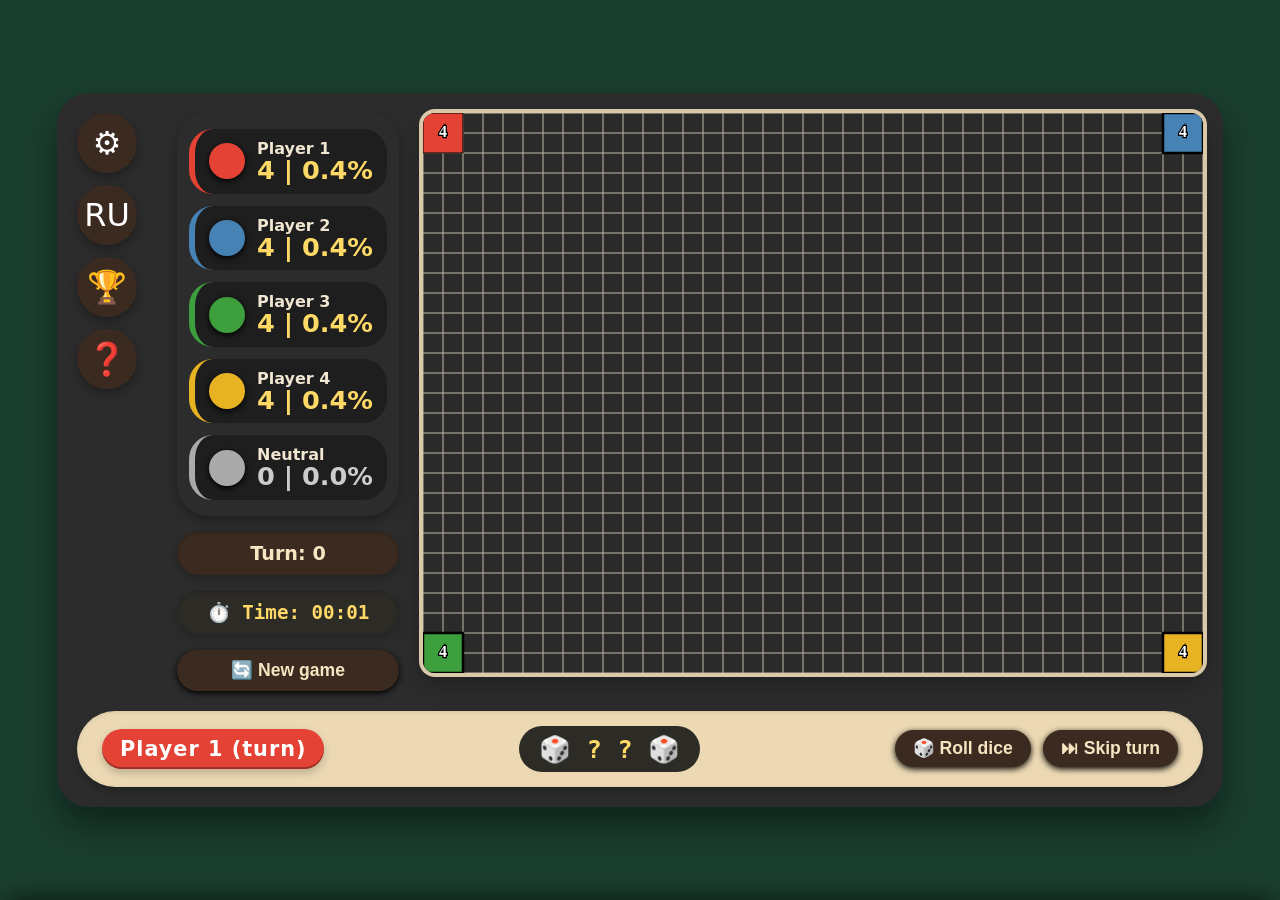
<file: index.html>
<!DOCTYPE html>
<html lang="en">
<head>
    <meta charset="UTF-8">
    <meta name="viewport" content="width=device-width, initial-scale=1.0, user-scalable=no, viewport-fit=cover">
    <title>Capture</title>
    <link rel="stylesheet" href="css/styles.css">
</head>
<body>
<div class="game-wrapper">
    <div class="game-container">
        <!-- Плавающая кнопка-гамбургер (только на мобильных) -->
        <button class="hamburger-btn" id="hamburgerBtn" aria-label="Menu">☰</button>

        <!-- Выдвижная панель (мобильная) -->
        <div id="mobileDrawer" class="mobile-drawer">
            <div class="drawer-header">
                <h3>Game info</h3>
                <button class="drawer-close" id="drawerCloseBtn">✕</button>
            </div>
            <div class="drawer-content">
                <div class="drawer-score-panel" id="mobileScorePanel"></div>
                <div class="drawer-turn-info">
                    <div>Turn: <span id="mobileTurnText">Player 1</span></div>
                    <div>Turn #: <span id="mobileTurnCount">0</span></div>
                    <div>⏱️ <span id="mobileTimerDisplay">00:00</span></div>
                </div>
                <div class="drawer-buttons">
                    <button id="mobileRollBtn" class="mobile-roll-btn">🎲 Roll dice</button>
                    <button id="mobileSkipBtn" class="mobile-skip-btn">⏭ Skip turn</button>
                    <button id="mobileNewGameBtn" class="mobile-newgame-btn">🔄 New game</button>
                    <button id="mobileSettingsBtn" class="mobile-settings-btn">⚙️ Settings</button>
                    <button id="mobileProgressBtn" class="mobile-progress-btn">🏆 Progress</button>
                    <button id="mobileHelpBtn" class="mobile-help-btn">❓ Help</button>
                    <button id="mobileLangBtn" class="mobile-lang-btn">🌐 RU</button>
                </div>
            </div>
        </div>
        <div id="drawerOverlay" class="drawer-overlay"></div>

        <!-- Десктопный интерфейс (скрыт на мобильных) -->
        <div class="game-top-row">
            <div class="top-left-buttons">
                <div class="round-button" id="settingsIcon">⚙️</div>
                <div class="round-button" id="langButton">RU</div>
                <div class="round-button" id="progressButton">🏆</div>
                <div class="round-button" id="helpButton">❓</div>
            </div>
            <div class="left-panel">
                <div class="score-panel" id="sideScorePanel"></div>
                <div class="turn-counter-box">Turn: <span id="turnCountDisplay">0</span></div>
                <div class="timer-box">⏱️ Time: <span id="timerDisplay">00:00</span></div>
                <button id="resetBtnLeft" class="reset-button">🔄 New game</button>
            </div>
            <canvas id="gameCanvas" width="780" height="560" role="img" aria-label="Game board"></canvas>
        </div>
        <div class="info-panel">
            <div class="turn-indicator" id="turnText">Player 1 (turn)</div>
            <div class="dice-area" id="diceDisplay">🎲  ?  ?  🎲</div>
            <div class="controls">
                <button id="rollBtn" aria-label="Roll dice">🎲 Roll dice</button>
                <button id="skipBtn" aria-label="Skip turn">⏭ Skip turn</button>
            </div>
        </div>
    </div>
</div>

<!-- Модальные окна (настройки, справка, прогресс, результат, подтверждение) -->
<div id="settingsModal" class="modal">
    <div class="modal-content">
        <div class="modal-header">
            <h3>Game settings</h3>
            <span class="close-modal">&times;</span>
        </div>
        <div class="modal-body">
            <div class="settings-grid">
                <div class="settings-column">
                    <div class="settings-group">
                        <label>Number of players:</label>
                        <div class="radio-group">
                            <label class="radio-label"><input type="radio" name="playerCount" value="2"> 2 players</label>
                            <label class="radio-label"><input type="radio" name="playerCount" value="4" checked> 4 players</label>
                        </div>
                    </div>
                    <div class="settings-group">
                        <label>Start square size: <span id="startSizeValue">2</span></label>
                        <input type="range" id="startSizeSlider" min="1" max="6" step="1" value="2">
                        <div class="hint">(1 to 6, affects min field size)</div>
                    </div>
                    <div class="settings-group">
                        <label>Field size:</label>
                        <div class="radio-group">
                            <label class="radio-label"><input type="radio" name="fieldSize" value="standard" checked> Standard (39×28)</label>
                            <label class="radio-label"><input type="radio" name="fieldSize" value="custom"> Custom</label>
                        </div>
                        <div id="customSizeInputs" class="custom-size-inputs" style="display: none;">
                            <input type="number" id="customCols" min="8" max="58" value="39" step="1"> ×
                            <input type="number" id="customRows" min="8" max="31" value="28" step="1">
                            <div id="sizeWarning" class="warning-message">Minimum field size: <span id="minFieldSizeSpan">0</span>×<span id="minFieldSizeSpan2">0</span></div>
                        </div>
                    </div>
                </div>
                <div class="settings-column">
                    <div class="settings-group">
                        <label for="botsToggle">🤖 Bot mode:</label>
                        <label class="switch">
                            <input type="checkbox" id="botsToggle" checked>
                            <span class="slider round"></span>
                        </label>
                        <span id="botsStatusText">(players 2,3,4 are bots)</span>
                    </div>
                    <div class="settings-group">
                        <label for="simulationToggle">🎬 Simulation mode (all bots):</label>
                        <label class="switch">
                            <input type="checkbox" id="simulationToggle">
                            <span class="slider round"></span>
                        </label>
                        <div class="hint">(enable to watch bots play)</div>
                    </div>
                    <div class="settings-group">
                        <label for="highlightToggle">🟢 Highlight available moves:</label>
                        <label class="switch">
                            <input type="checkbox" id="highlightToggle" checked>
                            <span class="slider round"></span>
                        </label>
                        <div class="hint">(green areas you can occupy or capture)</div>
                    </div>
                    <div class="settings-group">
                        <label>Colorblind mode:</label>
                        <div class="radio-group colorblind-group">
                            <label class="radio-label"><input type="radio" name="colorMode" value="normal" checked> Normal</label>
                            <label class="radio-label"><input type="radio" name="colorMode" value="protanopia"> Protanopia</label>
                            <label class="radio-label"><input type="radio" name="colorMode" value="deuteranopia"> Deuteranopia</label>
                            <label class="radio-label"><input type="radio" name="colorMode" value="tritanopia"> Tritanopia</label>
                        </div>
                    </div>
                </div>
            </div>
        </div>
        <div class="modal-footer">
            <button id="applySettingsBtn">Apply and restart</button>
            <button id="cancelSettingsBtn">Cancel</button>
        </div>
    </div>
</div>

<div id="helpModal" class="modal help-modal">
    <div class="modal-content">
        <div class="modal-header">
            <h3>📖 Game manual</h3>
            <span class="close-help-modal">&times;</span>
        </div>
        <div class="modal-body two-columns">
            <div class="help-column desktop-help">
                <div class="help-section">
                    <h4>🎮 Hotkeys (desktop)</h4>
                    <ul>
                        <li><kbd>Enter</kbd> — roll / confirm placement</li>
                        <li><kbd>P</kbd> — skip turn</li>
                        <li><kbd>R</kbd> — rotate rectangle</li>
                        <li><kbd>W/A/S/D</kbd> or arrows — move</li>
                        <li><kbd>Esc</kbd> — settings</li>
                        <li><kbd>Q</kbd> — manual</li>
                        <li><kbd>C</kbd> — achievements &amp; stats</li>
                        <li><kbd>N</kbd> — new game</li>
                        <li><kbd>L</kbd> — switch language</li>
                    </ul>
                </div>
            </div>
            <div class="help-column mobile-help">
                <div class="help-section">
                    <h4>📱 Touch controls</h4>
                    <ul>
                        <li>👆 <strong>Tap on board</strong> — roll dice</li>
                        <li>🖐️ <strong>Drag rectangle</strong> — move shape</li>
                        <li>👆 <strong>Tap (no drag)</strong> — place shape</li>
                        <li>⏱️ <strong>Long press</strong> — rotate shape</li>
                        <li>📋 <strong>Menu ☰</strong> — scores, turn, timer, actions</li>
                    </ul>
                </div>
            </div>
            <div class="help-column">
                <div class="help-section">
                    <h4>⚔️ Capture rules</h4>
                    <p>Rectangle size <strong>exactly as dice</strong>. You can:</p>
                    <ul>
                        <li><span class="highlight-green">Occupy empty area</span> (adjacent to your territory).</li>
                        <li><span class="highlight-orange">Capture enemy block</span> entirely (if adjacent and correct size).</li>
                        <li><span class="highlight-gray">Capture neutral block</span> (gray existing).</li>
                    </ul>
                    <p>Covering an opponent's starting cell → opponent eliminated, their land goes to neighbors.</p>
                </div>
                <div class="help-section">
                    <h4>🏆 Victory conditions</h4>
                    <ul>
                        <li>Control ≥ 2/3 of the board</li>
                        <li>Eliminate all opponents</li>
                        <li>Board full → player with most territory wins</li>
                    </ul>
                </div>
            </div>
        </div>
        <div class="modal-footer">
            <button id="closeHelpBtn">Close</button>
        </div>
    </div>
</div>

<div id="progressModal" class="modal progress-modal">
    <div class="modal-content progress-modal-content">
        <div class="modal-header">
            <h3>🏆 Progress</h3>
            <span class="close-progress-modal">&times;</span>
        </div>
        <div class="progress-tabs">
            <div class="progress-tab active" data-tab="stats">📊 Statistics</div>
            <div class="progress-tab" data-tab="achievements">🏆 Achievements</div>
        </div>
        <div class="modal-body progress-body" id="progressBody"></div>
    </div>
</div>

<div id="gameResultModal" class="modal result-modal">
    <div class="modal-content result-modal-content">
        <div class="modal-header">
            <h3>🏁 Game over 🏁</h3>
            <span class="close-result-modal">&times;</span>
        </div>
        <div class="modal-body result-body">
            <div id="resultWinnerBlock" class="winner-block"></div>
            <div id="resultRankingsList" class="rankings-list"></div>
            <div id="resultStats" class="result-stats"></div>
        </div>
        <div class="modal-footer">
            <button id="resultNewGameBtn">🔄 New game</button>
            <button id="resultCloseBtn">Close</button>
        </div>
    </div>
</div>

<div id="confirmModal" class="modal confirm-modal">
    <div class="modal-content confirm-content">
        <div class="modal-header">
            <h3 id="confirmTitle">Confirm action</h3>
            <span class="close-confirm-modal">&times;</span>
        </div>
        <div class="modal-body confirm-body">
            <p id="confirmMessage">Are you sure?</p>
        </div>
        <div class="modal-footer confirm-footer">
            <button id="confirmYesBtn">✓ Yes (Enter)</button>
            <button id="confirmNoBtn">✗ No (Esc)</button>
        </div>
    </div>
</div>

<script src="js/scripts.js"></script>
</body>
</html>
</file>
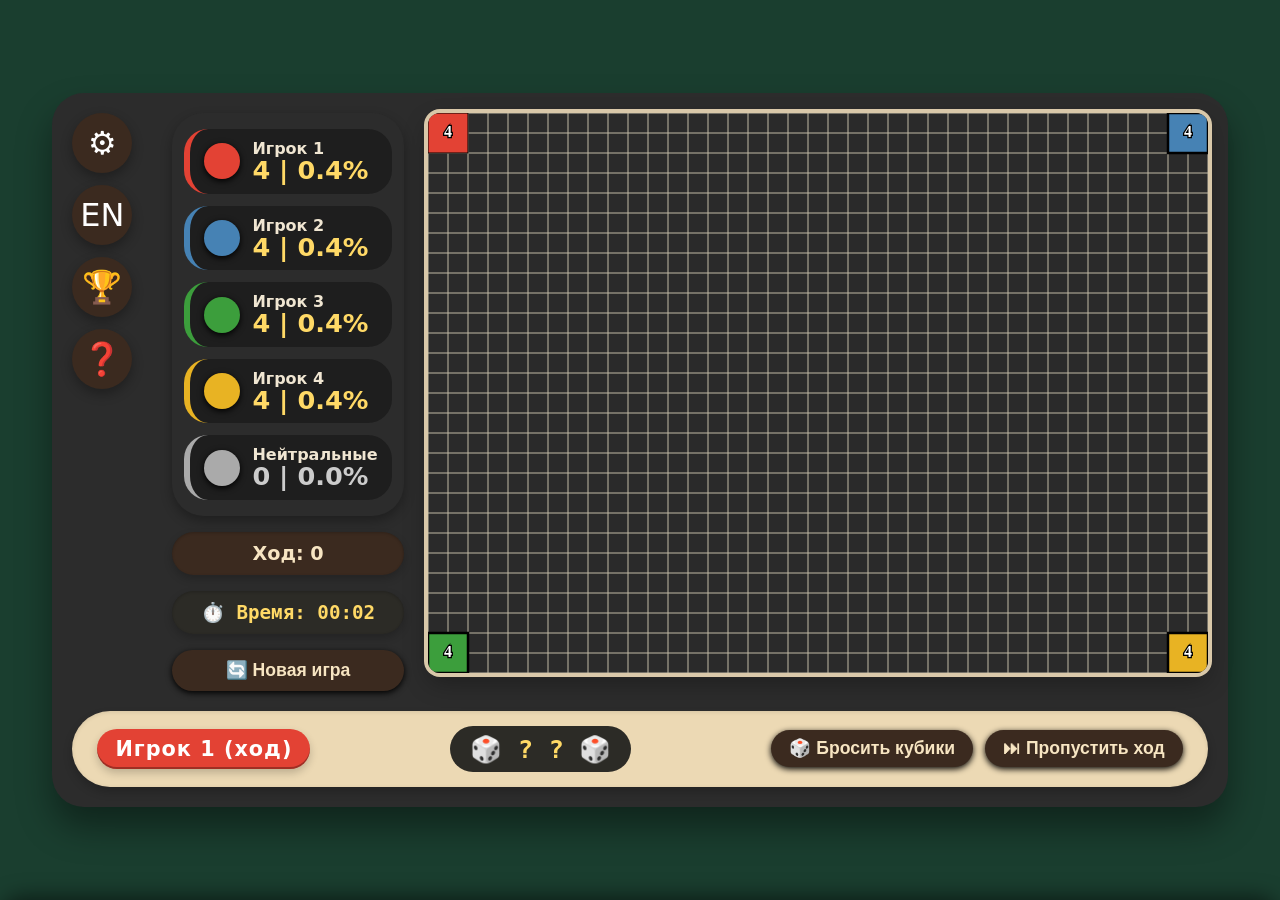
<file: index-ru.html>
<!DOCTYPE html>
<html lang="ru">
<head>
    <meta charset="UTF-8">
    <meta name="viewport" content="width=device-width, initial-scale=1.0, user-scalable=no, viewport-fit=cover">
    <title>Захват</title>
    <link rel="stylesheet" href="css/styles.css">
</head>
<body>
<div class="game-wrapper">
    <div class="game-container">
        <button class="hamburger-btn" id="hamburgerBtn" aria-label="Меню">☰</button>
        <div id="mobileDrawer" class="mobile-drawer">
            <div class="drawer-header">
                <h3>Информация</h3>
                <button class="drawer-close" id="drawerCloseBtn">✕</button>
            </div>
            <div class="drawer-content">
                <div class="drawer-score-panel" id="mobileScorePanel"></div>
                <div class="drawer-turn-info">
                    <div>Ход: <span id="mobileTurnText">Игрок 1</span></div>
                    <div>Ход #: <span id="mobileTurnCount">0</span></div>
                    <div>⏱️ <span id="mobileTimerDisplay">00:00</span></div>
                </div>
                <div class="drawer-buttons">
                    <button id="mobileRollBtn" class="mobile-roll-btn">🎲 Бросить кубики</button>
                    <button id="mobileSkipBtn" class="mobile-skip-btn">⏭ Пропустить ход</button>
                    <button id="mobileNewGameBtn" class="mobile-newgame-btn">🔄 Новая игра</button>
                    <button id="mobileSettingsBtn" class="mobile-settings-btn">⚙️ Настройки</button>
                    <button id="mobileProgressBtn" class="mobile-progress-btn">🏆 Прогресс</button>
                    <button id="mobileHelpBtn" class="mobile-help-btn">❓ Справка</button>
                    <button id="mobileLangBtn" class="mobile-lang-btn">🌐 EN</button>
                </div>
            </div>
        </div>
        <div id="drawerOverlay" class="drawer-overlay"></div>

        <div class="game-top-row">
            <div class="top-left-buttons">
                <div class="round-button" id="settingsIcon">⚙️</div>
                <div class="round-button" id="langButton">EN</div>
                <div class="round-button" id="progressButton">🏆</div>
                <div class="round-button" id="helpButton">❓</div>
            </div>
            <div class="left-panel">
                <div class="score-panel" id="sideScorePanel"></div>
                <div class="turn-counter-box">Ход: <span id="turnCountDisplay">0</span></div>
                <div class="timer-box">⏱️ Время: <span id="timerDisplay">00:00</span></div>
                <button id="resetBtnLeft" class="reset-button">🔄 Новая игра</button>
            </div>
            <canvas id="gameCanvas" width="780" height="560" role="img" aria-label="Игровое поле"></canvas>
        </div>
        <div class="info-panel">
            <div class="turn-indicator" id="turnText">Игрок 1 (ход)</div>
            <div class="dice-area" id="diceDisplay">🎲  ?  ?  🎲</div>
            <div class="controls">
                <button id="rollBtn" aria-label="Бросить кубики">🎲 Бросить кубики</button>
                <button id="skipBtn" aria-label="Пропустить ход">⏭ Пропустить ход</button>
            </div>
        </div>
    </div>
</div>

<div id="settingsModal" class="modal">
    <div class="modal-content">
        <div class="modal-header">
            <h3>Настройки игры</h3>
            <span class="close-modal">&times;</span>
        </div>
        <div class="modal-body">
            <div class="settings-grid">
                <div class="settings-column">
                    <div class="settings-group">
                        <label>Количество игроков:</label>
                        <div class="radio-group">
                            <label class="radio-label"><input type="radio" name="playerCount" value="2"> 2 игрока</label>
                            <label class="radio-label"><input type="radio" name="playerCount" value="4" checked> 4 игрока</label>
                        </div>
                    </div>
                    <div class="settings-group">
                        <label>Размер стартовых квадратов: <span id="startSizeValue">2</span></label>
                        <input type="range" id="startSizeSlider" min="1" max="6" step="1" value="2">
                        <div class="hint">(от 1 до 6, влияет на мин. размер поля)</div>
                    </div>
                    <div class="settings-group">
                        <label>Размер поля:</label>
                        <div class="radio-group">
                            <label class="radio-label"><input type="radio" name="fieldSize" value="standard" checked> Стандартный (39×28)</label>
                            <label class="radio-label"><input type="radio" name="fieldSize" value="custom"> Кастомный</label>
                        </div>
                        <div id="customSizeInputs" class="custom-size-inputs" style="display: none;">
                            <input type="number" id="customCols" min="8" max="58" value="39" step="1"> ×
                            <input type="number" id="customRows" min="8" max="31" value="28" step="1">
                            <div id="sizeWarning" class="warning-message">Минимальный размер поля: <span id="minFieldSizeSpan">0</span>×<span id="minFieldSizeSpan2">0</span></div>
                        </div>
                    </div>
                </div>
                <div class="settings-column">
                    <div class="settings-group">
                        <label for="botsToggle">🤖 Режим ботов:</label>
                        <label class="switch">
                            <input type="checkbox" id="botsToggle" checked>
                            <span class="slider round"></span>
                        </label>
                        <span id="botsStatusText">(игроки 2,3,4 — боты)</span>
                    </div>
                    <div class="settings-group">
                        <label for="simulationToggle">🎬 Режим симуляции (все игроки — боты):</label>
                        <label class="switch">
                            <input type="checkbox" id="simulationToggle">
                            <span class="slider round"></span>
                        </label>
                        <div class="hint">(включите для наблюдения за игрой ботов)</div>
                    </div>
                    <div class="settings-group">
                        <label for="highlightToggle">🟢 Подсветка доступных ходов:</label>
                        <label class="switch">
                            <input type="checkbox" id="highlightToggle" checked>
                            <span class="slider round"></span>
                        </label>
                        <div class="hint">(зелёные области, которые можно занять или захватить)</div>
                    </div>
                    <div class="settings-group">
                        <label>Цветовой режим:</label>
                        <div class="radio-group colorblind-group">
                            <label class="radio-label"><input type="radio" name="colorMode" value="normal" checked> Обычный</label>
                            <label class="radio-label"><input type="radio" name="colorMode" value="protanopia"> Протанопия</label>
                            <label class="radio-label"><input type="radio" name="colorMode" value="deuteranopia"> Дейтеранопия</label>
                            <label class="radio-label"><input type="radio" name="colorMode" value="tritanopia"> Тританопия</label>
                        </div>
                    </div>
                </div>
            </div>
        </div>
        <div class="modal-footer">
            <button id="applySettingsBtn">Применить и перезапустить</button>
            <button id="cancelSettingsBtn">Отмена</button>
        </div>
    </div>
</div>

<div id="helpModal" class="modal help-modal">
    <div class="modal-content">
        <div class="modal-header">
            <h3>📖 Справочник игры</h3>
            <span class="close-help-modal">&times;</span>
        </div>
        <div class="modal-body two-columns">
            <div class="help-column desktop-help">
                <div class="help-section">
                    <h4>🎮 Горячие клавиши</h4>
                    <ul>
                        <li><kbd>Enter</kbd> — бросить / подтвердить</li>
                        <li><kbd>P</kbd> — пропустить ход</li>
                        <li><kbd>R</kbd> — повернуть</li>
                        <li><kbd>W/A/S/D</kbd> или стрелки — движение</li>
                        <li><kbd>Esc</kbd> — настройки</li>
                        <li><kbd>Q</kbd> — справка</li>
                        <li><kbd>C</kbd> — достижения и статистика</li>
                        <li><kbd>N</kbd> — новая игра</li>
                        <li><kbd>L</kbd> — переключить язык</li>
                    </ul>
                </div>
            </div>
            <div class="help-column mobile-help">
                <div class="help-section">
                    <h4>📱 Управление пальцем</h4>
                    <ul>
                        <li>👆 <strong>Тап по полю</strong> — бросить кубики</li>
                        <li>🖐️ <strong>Перетаскивание</strong> — двигать прямоугольник</li>
                        <li>👆 <strong>Тап без движения</strong> — поставить фигуру</li>
                        <li>⏱️ <strong>Долгое нажатие</strong> — повернуть фигуру</li>
                        <li>📋 <strong>Меню ☰</strong> — очки, ход, таймер, действия</li>
                    </ul>
                </div>
            </div>
            <div class="help-column">
                <div class="help-section">
                    <h4>⚔️ Правила захвата</h4>
                    <p>Размер прямоугольника <strong>строго по кубикам</strong>. Вы можете:</p>
                    <ul>
                        <li><span class="highlight-green">Занять пустую область</span> (прилегает к вашей территории).</li>
                        <li><span class="highlight-orange">Захватить вражеский блок</span> целиком (если касается вашей территории и нужный размер).</li>
                        <li><span class="highlight-gray">Захватить нейтральный блок</span> (серый, уже существующий).</li>
                    </ul>
                    <p>Накрытие стартовой клетки → выбывание врага, его земли переходят соседям.</p>
                </div>
                <div class="help-section">
                    <h4>🏆 Условия победы</h4>
                    <ul>
                        <li>Захватить ≥ 2/3 поля</li>
                        <li>Уничтожить всех соперников</li>
                        <li>Поле полностью заполнено → побеждает игрок с наибольшей территорией</li>
                    </ul>
                </div>
            </div>
        </div>
        <div class="modal-footer">
            <button id="closeHelpBtn">Закрыть</button>
        </div>
    </div>
</div>

<div id="progressModal" class="modal progress-modal">
    <div class="modal-content progress-modal-content">
        <div class="modal-header">
            <h3>🏆 Прогресс</h3>
            <span class="close-progress-modal">&times;</span>
        </div>
        <div class="progress-tabs">
            <div class="progress-tab active" data-tab="stats">📊 Статистика</div>
            <div class="progress-tab" data-tab="achievements">🏆 Достижения</div>
        </div>
        <div class="modal-body progress-body" id="progressBody"></div>
    </div>
</div>

<div id="gameResultModal" class="modal result-modal">
    <div class="modal-content result-modal-content">
        <div class="modal-header">
            <h3>🏁 Игра окончена 🏁</h3>
            <span class="close-result-modal">&times;</span>
        </div>
        <div class="modal-body result-body">
            <div id="resultWinnerBlock" class="winner-block"></div>
            <div id="resultRankingsList" class="rankings-list"></div>
            <div id="resultStats" class="result-stats"></div>
        </div>
        <div class="modal-footer">
            <button id="resultNewGameBtn">🔄 Новая игра</button>
            <button id="resultCloseBtn">Закрыть</button>
        </div>
    </div>
</div>

<div id="confirmModal" class="modal confirm-modal">
    <div class="modal-content confirm-content">
        <div class="modal-header">
            <h3 id="confirmTitle">Подтверждение действия</h3>
            <span class="close-confirm-modal">&times;</span>
        </div>
        <div class="modal-body confirm-body">
            <p id="confirmMessage">Вы уверены?</p>
        </div>
        <div class="modal-footer confirm-footer">
            <button id="confirmYesBtn">✓ Да (Enter)</button>
            <button id="confirmNoBtn">✗ Нет (Esc)</button>
        </div>
    </div>
</div>

<script src="js/scripts.js"></script>
</body>
</html>
</file>
<file: css/styles.css>
* {
    user-select: none;
    -webkit-tap-highlight-color: transparent;
}

html, body {
    overflow: hidden;
    height: 100%;
    margin: 0;
    padding: 0;
}

body {
    background: #1a3e2f;
    font-family: 'Segoe UI', 'Roboto', system-ui, sans-serif;
    display: flex;
    justify-content: center;
    align-items: center;
    min-height: 100vh;
    margin: 0;
    padding: 0;
    transition: filter 0.2s ease;
}

.game-wrapper {
    display: flex;
    justify-content: center;
    align-items: center;
    width: 100%;
    padding: 0 5px;
    box-sizing: border-box;
}

.game-container {
    background: #2c2c2c;
    border-radius: 32px;
    padding: 20px;
    box-shadow: 0 20px 35px rgba(0,0,0,0.4);
    display: flex;
    flex-direction: column;
    gap: 20px;
    position: relative;
}

/* Кнопка гамбургер (мобильная) */
.hamburger-btn {
    display: none;
    position: fixed;
    bottom: 20px;
    right: 20px;
    width: 56px;
    height: 56px;
    border-radius: 50%;
    background: #3b2a1f;
    border: none;
    font-size: 28px;
    color: white;
    cursor: pointer;
    z-index: 1001;
    box-shadow: 0 4px 12px rgba(0,0,0,0.3);
    transition: 0.2s;
}
.hamburger-btn:active {
    transform: scale(0.94);
}

/* Выдвижная панель (мобильная) */
.mobile-drawer {
    position: fixed;
    bottom: 0;
    left: 0;
    right: 0;
    background: #2c2c2c;
    border-radius: 24px 24px 0 0;
    transform: translateY(100%);
    transition: transform 0.3s ease;
    z-index: 1002;
    max-height: 80vh;
    overflow-y: auto;
    box-shadow: 0 -4px 20px rgba(0,0,0,0.5);
    display: flex;
    flex-direction: column;
}
.mobile-drawer.open {
    transform: translateY(0);
}
.drawer-header {
    display: flex;
    justify-content: space-between;
    align-items: center;
    padding: 16px 20px;
    border-bottom: 1px solid #5e4230;
    color: #f7e5c2;
}
.drawer-header h3 {
    margin: 0;
}
.drawer-close {
    background: none;
    border: none;
    font-size: 24px;
    color: #f7e5c2;
    cursor: pointer;
    padding: 0;
    width: 32px;
    height: 32px;
}
.drawer-content {
    padding: 20px;
    display: flex;
    flex-direction: column;
    gap: 20px;
}
.drawer-score-panel {
    background: #1e1e1e;
    border-radius: 24px;
    padding: 12px;
    display: flex;
    flex-direction: column;
    gap: 8px;
    color: #f0e6d2;
}
.drawer-turn-info {
    background: #1e1e1e;
    border-radius: 24px;
    padding: 12px;
    display: flex;
    justify-content: space-around;
    font-weight: bold;
    color: #ffd966;
}
.drawer-buttons {
    display: flex;
    flex-wrap: wrap;
    gap: 12px;
    justify-content: center;
}
.drawer-buttons button {
    flex: 1;
    min-width: 120px;
    background: #3b2a1f;
    border: none;
    color: #f7e5c2;
    font-size: 1rem;
    font-weight: bold;
    padding: 10px 12px;
    border-radius: 40px;
    cursor: pointer;
}
.drawer-overlay {
    position: fixed;
    top: 0;
    left: 0;
    right: 0;
    bottom: 0;
    background: rgba(0,0,0,0.5);
    z-index: 1000;
    display: none;
}
.drawer-overlay.open {
    display: block;
}

/* Стандартный десктоп интерфейс */
.game-top-row {
    display: flex;
    gap: 24px;
    flex-wrap: wrap;
    justify-content: center;
    align-items: flex-start;
    position: relative;
}
.left-panel {
    display: flex;
    flex-direction: column;
    gap: 16px;
    min-width: 180px;
}
.score-panel {
    background: #2c2c2c;
    border-radius: 32px;
    padding: 16px 12px;
    display: flex;
    flex-direction: column;
    gap: 12px;
    box-shadow: 0 5px 12px rgba(0,0,0,0.3);
}
.player-score-card, .neutral-score-card {
    background: #1e1e1e;
    border-radius: 24px;
    padding: 10px 14px;
    display: flex;
    align-items: center;
    gap: 12px;
    border-left: 6px solid;
}
.player-color-badge {
    width: 36px;
    height: 36px;
    border-radius: 18px;
    box-shadow: 0 2px 6px black;
}
.player-score-info, .neutral-info {
    flex-grow: 1;
}
.player-name, .neutral-name {
    font-weight: bold;
    font-size: 1rem;
    color: #f0e6d2;
}
.player-score, .neutral-score {
    font-size: 1.6rem;
    font-weight: bold;
    color: #ffd966;
    line-height: 1;
}
.neutral-score {
    color: #cccccc;
}

/* Нейтральный кружок и обводка */
.neutral-badge {
    width: 36px !important;
    height: 36px !important;
    border-radius: 18px !important;
    background: #aaaaaa !important;
    box-shadow: 0 2px 6px black;
    display: inline-block;
    flex-shrink: 0;
}
.neutral-score-card {
    border-left-color: #aaaaaa !important;
}
.drawer-score-panel .neutral-badge {
    width: 24px !important;
    height: 24px !important;
    border-radius: 12px !important;
}

.turn-counter-box, .timer-box {
    background: #3b2a1f;
    padding: 10px 16px;
    border-radius: 40px;
    color: #f7e5c2;
    font-size: 1.2rem;
    font-weight: bold;
    text-align: center;
    box-shadow: inset 0 1px 3px rgba(0,0,0,0.2), 0 4px 8px rgba(0,0,0,0.2);
}
.timer-box {
    background: #2c2b26;
    color: #ffd966;
    font-family: monospace;
}
.reset-button {
    background: #3b2a1f;
    border: none;
    color: #f7e5c2;
    font-size: 1.1rem;
    font-weight: bold;
    padding: 10px 16px;
    border-radius: 40px;
    cursor: pointer;
    transition: all 0.15s;
    box-shadow: 0 2px 6px black;
    width: 100%;
}
.reset-button:hover {
    background: #5e4230;
    transform: scale(0.97);
}

canvas {
    display: block;
    border-radius: 12px;
    box-shadow: 0 0 0 4px #d9c8a9, 0 10px 25px rgba(0,0,0,0.3);
    cursor: crosshair;
    background: #2a2a2a;
}
.info-panel {
    background: #ecd9b4;
    border-radius: 40px;
    padding: 15px 25px;
    display: flex;
    flex-wrap: wrap;
    align-items: center;
    justify-content: space-between;
    gap: 15px;
    font-weight: bold;
    box-shadow: inset 0 1px 4px rgba(0,0,0,0.1), 0 5px 10px rgba(0,0,0,0.2);
}
.turn-indicator {
    padding: 8px 18px;
    border-radius: 60px;
    color: white;
    font-size: 1.3rem;
    letter-spacing: 1px;
    box-shadow: inset 0 -2px 0 rgba(0,0,0,0.3), 0 4px 8px rgba(0,0,0,0.2);
}
.dice-area {
    background: #2c2b26;
    padding: 8px 20px;
    border-radius: 50px;
    color: #ffd966;
    font-size: 1.6rem;
    font-family: monospace;
    font-weight: bold;
}
button {
    background: #3b2a1f;
    border: none;
    color: #f7e5c2;
    font-size: 1.1rem;
    font-weight: bold;
    padding: 8px 18px;
    border-radius: 40px;
    cursor: pointer;
    transition: all 0.15s;
    box-shadow: 0 2px 6px black;
}
button:hover {
    background: #5e4230;
    transform: scale(0.97);
}
.controls {
    display: flex;
    gap: 12px;
    flex-wrap: wrap;
}
.top-left-buttons {
    display: flex;
    flex-direction: column;
    gap: 12px;
    margin-right: 16px;
}
.round-button {
    font-size: 2rem;
    cursor: pointer;
    background: #3b2a1f;
    width: 60px;
    height: 60px;
    display: flex;
    align-items: center;
    justify-content: center;
    border-radius: 50%;
    box-shadow: 0 5px 12px rgba(0,0,0,0.3);
    transition: 0.2s;
    color: white;
}
.round-button:active {
    transform: scale(0.96);
}

/* Модальные окна */
.modal {
    display: none;
    position: fixed;
    z-index: 1100;
    left: 0;
    top: 0;
    width: 100%;
    height: 100%;
    background-color: rgba(0,0,0,0.7);
    backdrop-filter: blur(3px);
    justify-content: center;
    align-items: center;
}
.modal-content {
    background: #2c2c2c;
    border-radius: 32px;
    overflow: hidden;
    width: 90%;
    max-width: 480px;
    box-shadow: 0 20px 35px black;
    animation: fadeIn 0.2s;
    color: #f0e6d2;
}
.modal-header {
    display: flex;
    justify-content: space-between;
    align-items: center;
    padding: 16px 20px;
    border-bottom: 1px solid #5e4230;
    color: #f7e5c2;
}
.modal-header h3 {
    margin: 0;
    color: #ffd966;
}
.close-modal, .close-help-modal, .close-result-modal, .close-confirm-modal, .close-progress-modal {
    font-size: 28px;
    font-weight: bold;
    cursor: pointer;
    transition: 0.2s;
    color: #f7e5c2;
}
.close-modal:hover, .close-help-modal:hover, .close-result-modal:hover, .close-confirm-modal:hover, .close-progress-modal:hover {
    color: #ffa500;
}
.modal-body {
    padding: 20px;
    display: flex;
    flex-direction: column;
    gap: 20px;
    color: #f0e6d2;
}
.settings-group {
    display: flex;
    flex-direction: column;
    gap: 8px;
    color: #f0e6d2;
}
.radio-group {
    display: flex;
    flex-wrap: wrap;
    gap: 12px;
    margin-top: 5px;
}
.radio-label {
    display: flex;
    align-items: center;
    gap: 6px;
    background: #1e1e1e;
    padding: 6px 14px;
    border-radius: 30px;
    cursor: pointer;
    transition: all 0.15s;
    color: #f0e6d2;
    font-size: 0.9rem;
}
.radio-label:active {
    transform: scale(0.97);
}
.radio-label input {
    accent-color: #e8b323;
    width: 16px;
    height: 16px;
    margin: 0;
    cursor: pointer;
}
input[type="range"] {
    width: 100%;
    cursor: pointer;
    background: #5e4230;
    height: 4px;
    border-radius: 5px;
    -webkit-appearance: none;
}
input[type="range"]::-webkit-slider-thumb {
    -webkit-appearance: none;
    width: 18px;
    height: 18px;
    border-radius: 50%;
    background: #ffd966;
    cursor: pointer;
}
.hint {
    font-size: 0.75rem;
    opacity: 0.8;
    color: #ccccaa;
}
.custom-size-inputs {
    display: flex;
    gap: 10px;
    align-items: center;
    margin-top: 5px;
    flex-wrap: wrap;
}
.custom-size-inputs input {
    background: #1e1e1e;
    border: 1px solid #5e4230;
    border-radius: 30px;
    padding: 6px 12px;
    color: #ffd966;
    font-weight: bold;
    text-align: center;
    width: 80px;
}
.warning-message {
    color: #ffaa66;
    font-size: 0.8rem;
}
.switch {
    position: relative;
    display: inline-block;
    width: 52px;
    height: 26px;
}
.switch input {
    opacity: 0;
    width: 0;
    height: 0;
}
.slider {
    position: absolute;
    cursor: pointer;
    top: 0;
    left: 0;
    right: 0;
    bottom: 0;
    background-color: #5e4230;
    transition: 0.3s;
    border-radius: 34px;
}
.slider:before {
    position: absolute;
    content: "";
    height: 20px;
    width: 20px;
    left: 3px;
    bottom: 3px;
    background-color: #f7e5c2;
    transition: 0.3s;
    border-radius: 50%;
}
input:checked + .slider {
    background-color: #3c9e3c;
}
input:checked + .slider:before {
    transform: translateX(26px);
}
.modal-footer {
    display: flex;
    justify-content: flex-end;
    gap: 12px;
    padding: 16px 20px;
    border-top: 1px solid #5e4230;
}
.result-modal .result-modal-content {
    max-width: 500px;
}
.winner-block {
    background: #1e1e1e;
    border-radius: 24px;
    padding: 16px;
    text-align: center;
    margin-bottom: 20px;
    border-left: 6px solid;
    color: #f0e6d2;
}
.winner-name {
    font-size: 1.6rem;
    font-weight: bold;
}
.winner-score {
    font-size: 1.2rem;
    color: #ffd966;
}
.rankings-list {
    background: #1e1e1e;
    border-radius: 24px;
    padding: 12px;
    margin-bottom: 20px;
    color: #f0e6d2;
}
.rankings-list > div:first-child {
    color: #ffd966;
}
.ranking-item {
    display: flex;
    justify-content: space-between;
    padding: 8px 12px;
    border-bottom: 1px solid #5e4230;
    color: #f0e6d2;
}
.rank-place {
    font-weight: bold;
    color: #ffd966;
}
.rank-name {
    color: #f0e6d2;
}
.rank-score {
    font-weight: bold;
    color: #ffd966;
}
.result-stats {
    background: #1e1e1e;
    border-radius: 24px;
    padding: 12px;
    display: flex;
    justify-content: space-between;
    gap: 12px;
    flex-wrap: wrap;
}
.stat-card {
    background: #2c2b26;
    padding: 8px 12px;
    border-radius: 20px;
    text-align: center;
    flex: 1;
    color: #f0e6d2;
}
.stat-label {
    font-size: 0.8rem;
    opacity: 0.9;
    color: #ccccaa;
}
.stat-value {
    font-size: 1.2rem;
    font-weight: bold;
    color: #ffd966;
}
@keyframes fadeIn {
    from { opacity: 0; transform: scale(0.95);}
    to { opacity: 1; transform: scale(1);}
}
.help-modal .modal-body.two-columns {
    display: flex;
    gap: 24px;
    flex-direction: row !important;
}
.help-column {
    flex: 1;
}
.help-section h4 {
    color: #ffd966;
    border-left: 4px solid #ffd966;
    padding-left: 10px;
    margin-bottom: 12px;
}
.help-section p, .help-section li {
    color: #e0d6c0;
}
.help-section ul {
    margin-left: 20px;
    padding-left: 0;
}
kbd {
    background: #1e1e1e;
    border-radius: 6px;
    padding: 2px 8px;
    font-family: monospace;
    font-weight: bold;
    color: #ffd966;
    border: 1px solid #5e4230;
    display: inline-block;
    margin-right: 4px;
}
.highlight-green { color: #8bc34a; font-weight: bold; }
.highlight-orange { color: #ffb347; font-weight: bold; }
.highlight-gray { color: #cccccc; font-weight: bold; }

/* Мобильная версия — при наличии класса .mobile-device */
body.mobile-device .left-panel,
body.mobile-device .info-panel,
body.mobile-device .top-left-buttons {
    display: none;
}

body.mobile-device .hamburger-btn {
    display: flex;
    align-items: center;
    justify-content: center;
}

body.mobile-device canvas {
    margin: 5px auto;
    width: auto;
    height: auto;
    max-width: calc(100% - 10px);
    max-height: calc(100vh - 10px);
    box-shadow: 0 0 0 2px #d9c8a9, 0 5px 15px rgba(0,0,0,0.3);
}

body.mobile-device .game-container {
    padding: 10px;
    gap: 10px;
    width: 100%;
    box-sizing: border-box;
    background: transparent;
    box-shadow: none;
}

body.mobile-device .game-top-row {
    justify-content: center;
}

body.mobile-device .desktop-help {
    display: none;
}
body.mobile-device .mobile-help {
    display: block;
}
/* Для десктопа — скрываем мобильную помощь */
body:not(.mobile-device) .mobile-help {
    display: none;
}
body:not(.mobile-device) .desktop-help {
    display: block;
}

/* Адаптация под ширину для десктопа (чтобы не ломать) */
@media (max-width: 768px) {
    body:not(.mobile-device) .left-panel,
    body:not(.mobile-device) .info-panel,
    body:not(.mobile-device) .top-left-buttons {
        display: none;
    }
    body:not(.mobile-device) .hamburger-btn {
        display: flex;
    }
}

/* ==================== PROGRESS MODAL (Achievements & Stats) ==================== */
.progress-modal-content {
    max-width: 620px !important;
    width: 92%;
    max-height: 90vh;
    display: flex;
    flex-direction: column;
    overflow: hidden;
}

.progress-tabs {
    display: flex;
    background: #1e1e1e;
    border-bottom: 1px solid #4a3a2a;
    flex-shrink: 0;
}
.progress-tab {
    flex: 1;
    padding: 12px 10px;
    text-align: center;
    color: #bbb;
    cursor: pointer;
    font-weight: 600;
    font-size: 0.95rem;
    border-bottom: 3px solid transparent;
    transition: all 0.15s;
    user-select: none;
}
.progress-tab:hover {
    color: #ffd966;
    background: rgba(255,255,255,0.03);
}
.progress-tab.active {
    color: #ffd966;
    border-bottom-color: #ffd966;
    background: #2c2c2c;
}

.progress-body {
    overflow-y: auto;
    flex: 1;
    padding: 18px 20px;
    display: block !important;
    min-height: 200px;
}
.progress-body::-webkit-scrollbar { width: 8px; }
.progress-body::-webkit-scrollbar-track { background: #1e1e1e; border-radius: 4px; }
.progress-body::-webkit-scrollbar-thumb { background: #5e4230; border-radius: 4px; }
.progress-body::-webkit-scrollbar-thumb:hover { background: #7a5540; }

.stat-section { margin-bottom: 22px; }
.stat-section:last-child { margin-bottom: 6px; }
.stat-section h4 {
    margin: 0 0 10px 0;
    color: #ffd966;
    font-size: 0.75rem;
    text-transform: uppercase;
    letter-spacing: 1px;
    display: flex;
    align-items: center;
    flex-wrap: wrap;
    gap: 4px;
}
.stat-row {
    display: flex;
    justify-content: space-between;
    padding: 9px 14px;
    background: #1e1e1e;
    border-radius: 12px;
    margin-bottom: 6px;
    font-size: 0.9rem;
    gap: 10px;
}
.stat-row-label { color: #c8bca8; }
.stat-row-value {
    color: #ffd966;
    font-weight: 700;
    font-family: monospace;
    text-align: right;
}

.ach-grid {
    display: grid;
    grid-template-columns: repeat(auto-fill, minmax(190px, 1fr));
    gap: 10px;
}
.ach-card {
    background: #1e1e1e;
    border-radius: 14px;
    padding: 12px;
    border-left: 4px solid #ffd966;
    display: flex;
    gap: 10px;
    align-items: flex-start;
    transition: transform 0.15s, box-shadow 0.15s;
}
.ach-card:not(.locked):hover {
    transform: translateY(-2px);
    box-shadow: 0 4px 10px rgba(255,217,102,0.15);
}
.ach-card.locked {
    border-left-color: #4a4a4a;
    opacity: 0.55;
}
.ach-icon { font-size: 22px; line-height: 1; flex-shrink: 0; margin-top: 2px; }
.ach-info { min-width: 0; flex: 1; }
.ach-name { font-size: 0.85rem; font-weight: 700; color: #fff; margin-bottom: 3px; }
.ach-desc { font-size: 0.72rem; color: #a09888; line-height: 1.3; }
.ach-progress {
    margin-top: 6px;
    height: 4px;
    background: #2a2a2a;
    border-radius: 2px;
    overflow: hidden;
}
.ach-progress-fill { height: 100%; background: #4d6bfe; border-radius: 2px; }
.ach-progress-text { font-size: 0.68rem; color: #888; margin-top: 3px; font-family: monospace; }
.locked .ach-icon { filter: grayscale(1); }

.ach-counter-badge {
    display: inline-block;
    background: rgba(255,217,102,0.15);
    color: #ffd966;
    padding: 2px 10px;
    border-radius: 10px;
    font-size: 0.7rem;
    margin-left: 8px;
    font-family: monospace;
    text-transform: none;
    letter-spacing: 0;
}

.progress-summary {
    background: #1e2a3e;
    border-radius: 12px;
    padding: 12px 14px;
    color: #8eb4ff;
    font-size: 0.82rem;
    margin-top: 4px;
    border-left: 4px solid #4d6bfe;
    text-align: center;
}
.progress-summary strong { color: #ffd966; }

@media (max-width: 500px) {
    .ach-grid {
        grid-template-columns: repeat(auto-fill, minmax(150px, 1fr));
    }
    .progress-modal-content { width: 96%; }
    .progress-body { padding: 14px; }
}
</file>
